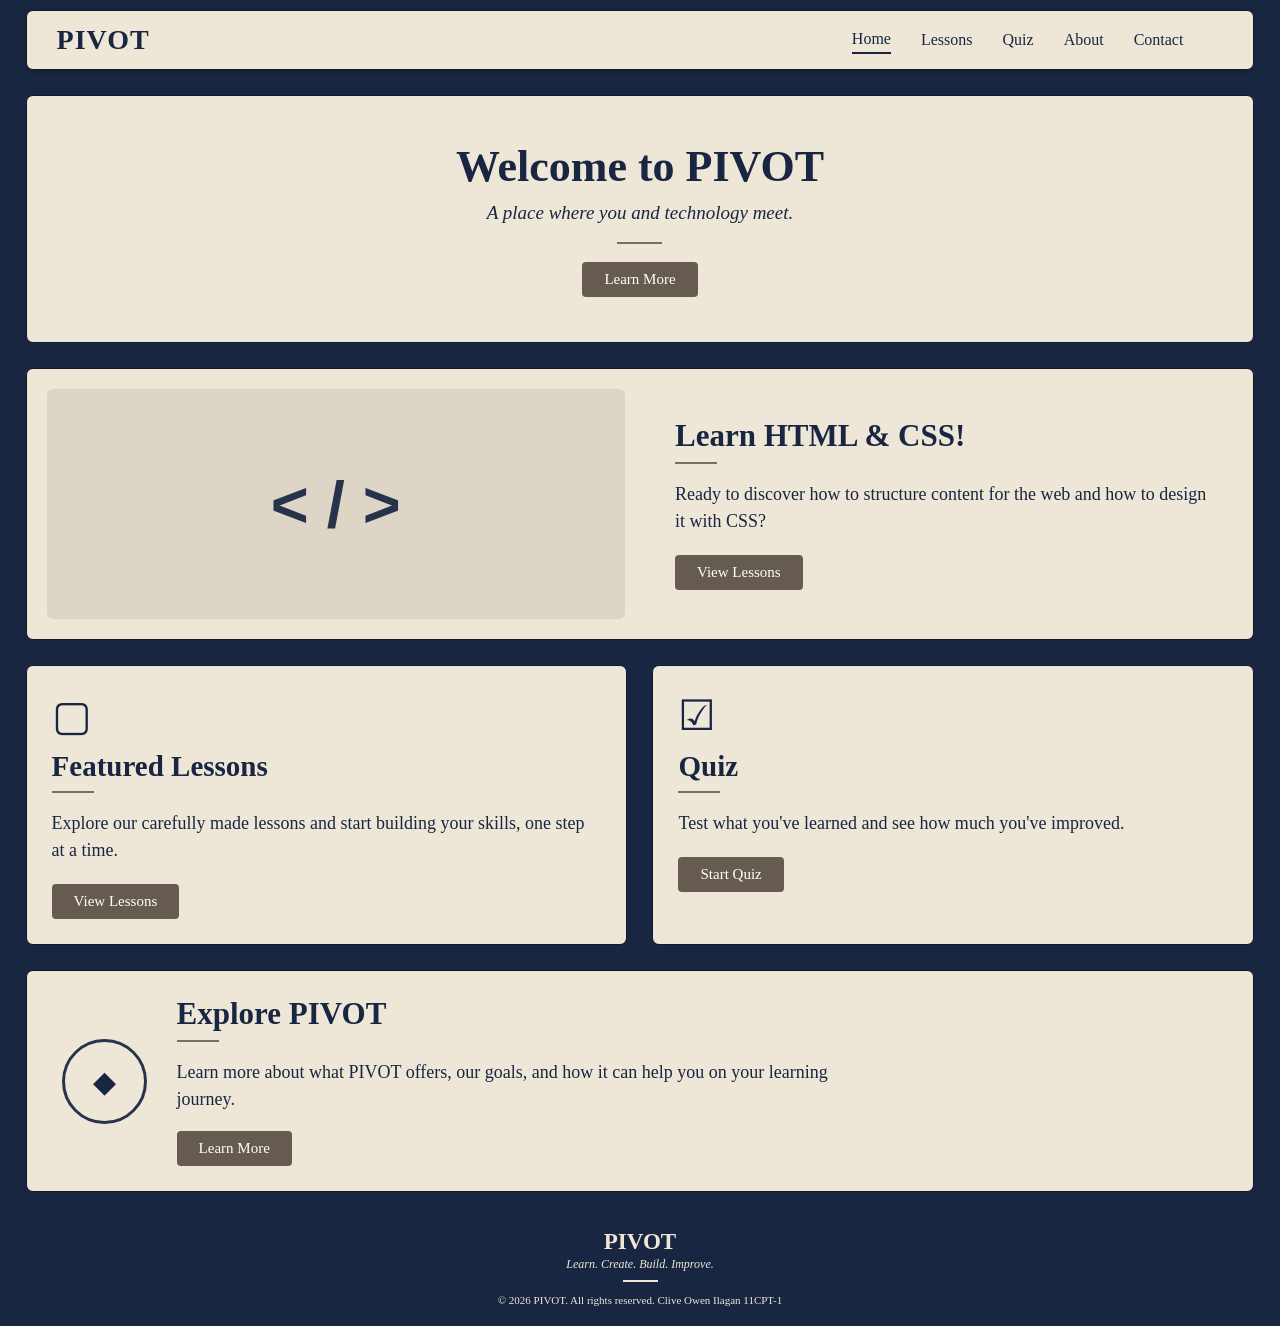
<file: index.html>
<!DOCTYPE html>
<html lang="en">
<head>
    <meta charset="UTF-8">
    <meta name="viewport" content="width=device-width, initial-scale=1.0">
    <title>PIVOT - Home</title>
    <link rel="stylesheet" href="style.css">
</head>
<body>

    <nav class="navbar">
        <div class="logo">PIVOT</div>

        <div class="nav-links">
            <a href="#" class="active">Home</a>
            <a href="lessons.html">Lessons</a>
            <a href="quiz.html">Quiz</a>
            <a href="about.html">About</a>
            <a href="about.html#feedback">Contact</a>
        </div>
    </nav>

    <main>

        <section class="hero">
            <h1>Welcome to PIVOT</h1>
            <p>A place where you and technology meet.</p>
            <div class="line"></div>
            <a href="about.html" class="button">Learn More</a>
        </section>


        <section class="learn-section">

            <div class="learn-image">
                <div class="code-icon">&lt; / &gt;</div>
            </div>

            <div class="learn-content">
                <h2>Learn HTML &amp; CSS!</h2>
                <div class="small-line"></div>

                <p>
                    Ready to discover how to structure content
                    for the web and how to design it with CSS?
                </p>

                <a href="lessons.html" class="button">View Lessons</a>
            </div>

        </section>


        <section class="cards">

            <div class="card">
                <div class="icon">▢</div>

                <h2>Featured Lessons</h2>
                <div class="small-line"></div>

                <p>
                    Explore our carefully made lessons
                    and start building your skills, one
                    step at a time.
                </p>

                <a href="lessons.html" class="button">View Lessons</a>
            </div>


            <div class="card">
                <div class="icon">☑</div>

                <h2>Quiz</h2>
                <div class="small-line"></div>

                <p>
                    Test what you've learned
                    and see how much you've
                    improved.
                </p>

                <a href="quiz.html" class="button">Start Quiz</a>
            </div>

        </section>


        <section class="explore">

            <div class="explore-icon">◆</div>

            <div class="explore-content">
                <h2>Explore PIVOT</h2>
                <div class="small-line"></div>

                <p>
                    Learn more about what PIVOT offers,
                    our goals, and how it can help you
                    on your learning journey.
                </p>

                <a href="#" class="button">Learn More</a>
            </div>

        </section>

    </main>


    <footer>
        <h2>PIVOT</h2>
        <p>Learn. Create. Build. Improve.</p>
        <div class="footer-line"></div>
        <small>© 2026 PIVOT. All rights reserved.
            Clive Owen Ilagan 11CPT-1 </small>
    </footer>

</body>
</html>
</file>
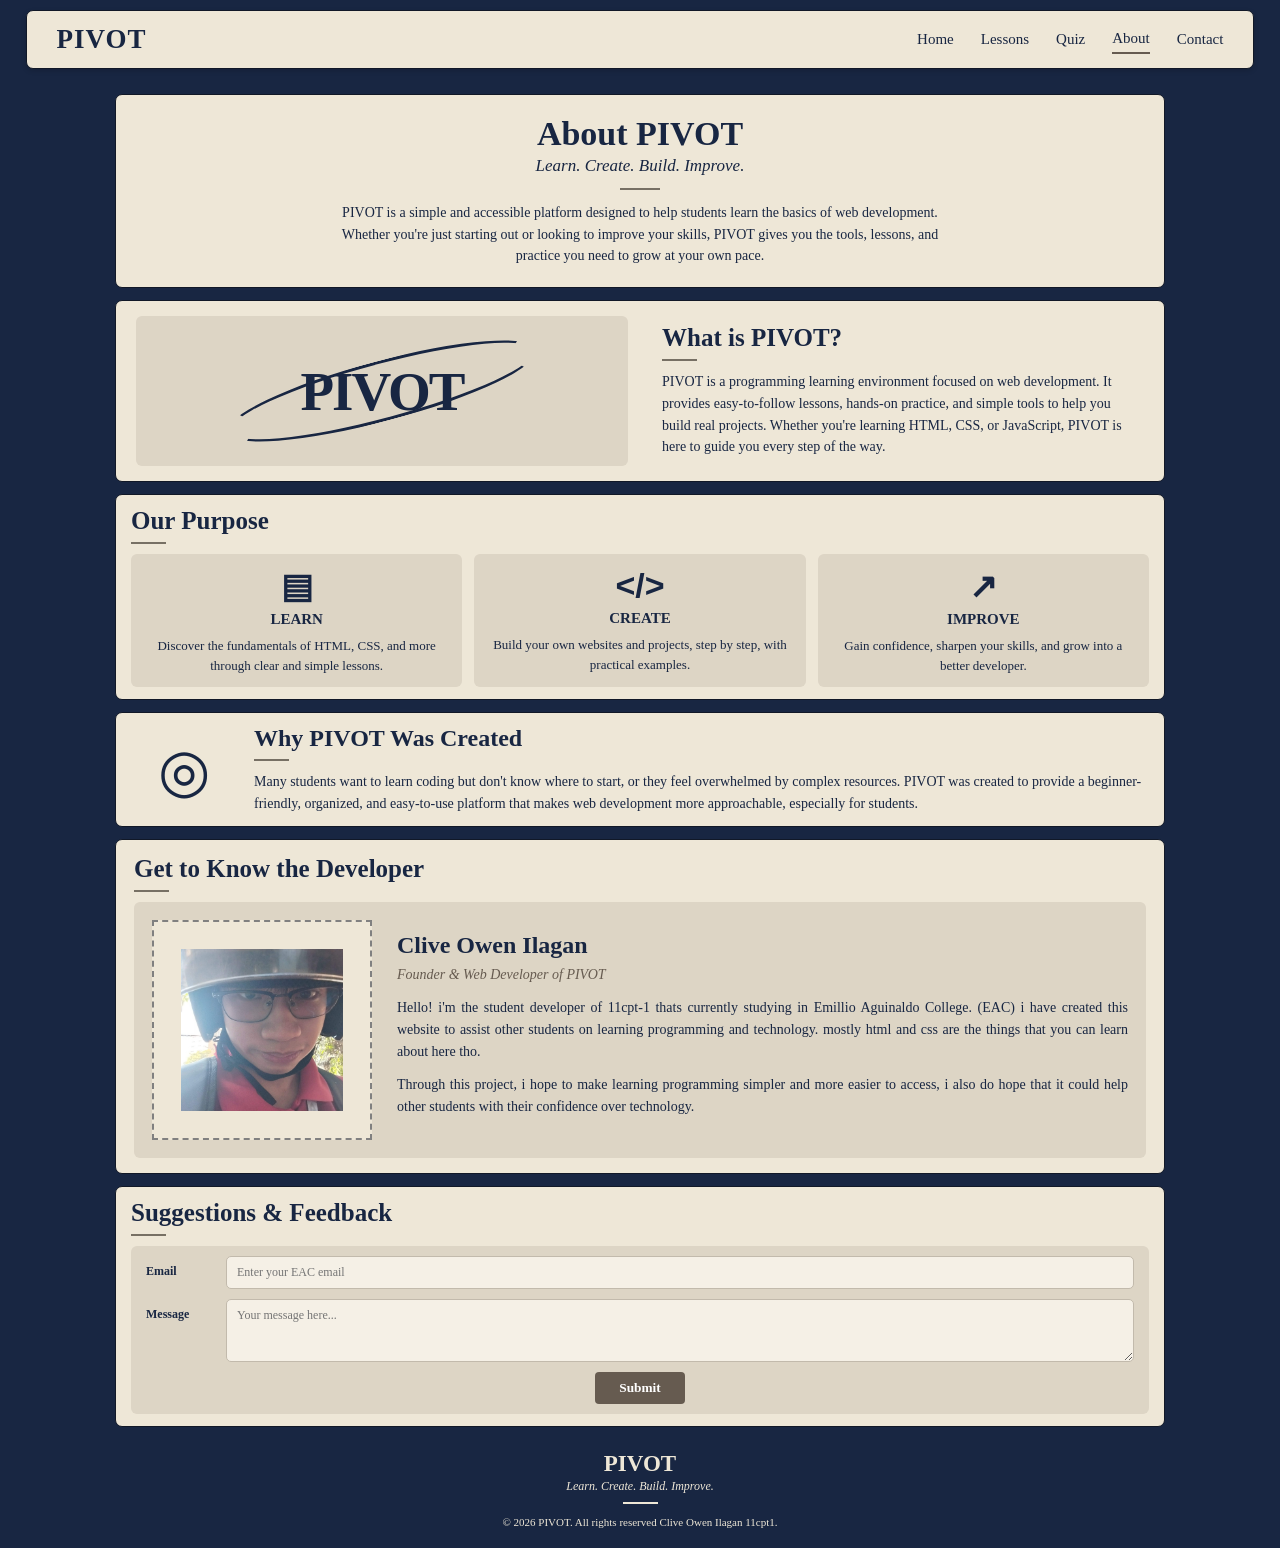
<file: about.html>
<!DOCTYPE html>
<html lang="en">
<head>
    <meta charset="UTF-8">
    <meta name="viewport" content="width=device-width, initial-scale=1.0">
    <title>About PIVOT</title>
    <link rel="stylesheet" href="about.css">
</head>
<body>

    <nav class="navbar">
        <a href="index.html" class="logo">PIVOT</a>

        <div class="nav-links">
            <a href="index.html">Home</a>
            <a href="lessons.html">Lessons</a>
            <a href="quiz.html">Quiz</a>
            <a href="about.html" class="active">About</a>
            <a href="#feedback">Contact</a>
        </div>
    </nav>

    <main>

        <section class="intro">
            <h1>About PIVOT</h1>
            <p class="tagline">Learn. Create. Build. Improve.</p>
            <div class="line"></div>

            <p class="intro-text">
                PIVOT is a simple and accessible platform designed to help
                students learn the basics of web development. Whether you're
                just starting out or looking to improve your skills, PIVOT
                gives you the tools, lessons, and practice you need to grow
                at your own pace.
            </p>
        </section>

        <section class="about-pivot">

            <div class="pivot-logo">
                <span>PIVOT</span>
                <div class="orbit"></div>
            </div>

            <div class="about-text">
                <h2>What is PIVOT?</h2>
                <div class="small-line"></div>

                <p>
                    PIVOT is a programming learning environment focused on
                    web development. It provides easy-to-follow lessons,
                    hands-on practice, and simple tools to help you build
                    real projects. Whether you're learning HTML, CSS, or
                    JavaScript, PIVOT is here to guide you every step of
                    the way.
                </p>
            </div>

        </section>

        <section class="purpose">

            <h2>Our Purpose</h2>
            <div class="small-line"></div>

            <div class="purpose-cards">

                <div class="purpose-card">
                    <div class="purpose-icon">▤</div>
                    <h3>LEARN</h3>
                    <p>
                        Discover the fundamentals of HTML, CSS, and more
                        through clear and simple lessons.
                    </p>
                </div>

                <div class="purpose-card">
                    <div class="purpose-icon">&lt;/&gt;</div>
                    <h3>CREATE</h3>
                    <p>
                        Build your own websites and projects, step by
                        step, with practical examples.
                    </p>
                </div>

                <div class="purpose-card">
                    <div class="purpose-icon">↗</div>
                    <h3>IMPROVE</h3>
                    <p>
                        Gain confidence, sharpen your skills, and grow
                        into a better developer.
                    </p>
                </div>

            </div>
        </section>
          
        
        </section>

        <section class="mission">

            <div class="mission-icon">◎</div>

            <div class="mission-text">
                <h2>Why PIVOT Was Created</h2>
                <div class="small-line"></div>

                <p>
                    Many students want to learn coding but don't know
                    where to start, or they feel overwhelmed by complex
                    resources. PIVOT was created to provide a beginner-
                    friendly, organized, and easy-to-use platform that
                    makes web development more approachable, especially
                    for students.
                </p>
            </div>
     
        </section>

        <section class="developer">

            <h2>Get to Know the Developer</h2>
            <div class="small-line"></div>
            <div class="develper-content">
                

            <div class="developer-photo">
                <img src="pictures/07e40eb7-1d80-4748-b72c-ad77c83b4294.jpg">
            </div>
            
            <div class="developer-info">
                <h3>Clive Owen Ilagan</h3>
                
                <p class="developer-role">Founder &amp; Web Developer of PIVOT</p>

                <p>Hello! i'm the student developer of 11cpt-1 thats currently studying in Emillio
                    Aguinaldo College. (EAC) i have created this website to assist other students
                    on learning programming and technology. mostly html and  css are the things 
                    that you can learn about here tho.
                </p>

                <p>Through this  project, i hope to make learning programming simpler and
                    more easier to access, i also do hope that it could help other students 
                    with their confidence over technology.
                </p>

            </div>

            </div>
        </section>

        <section class="feedback" id="feedback">

            <h2>Suggestions &amp; Feedback</h2>
            <div class="small-line"></div>

            <form action="#" method="post">

                <div class="form-row">
                    <label for="email">Email</label>
                     <input
                        type="email"
                        id="email"
                        name="email"
                        placeholder="Enter your EAC email"
                        required
                    >
                </div>

                <div class="form-row">
                    <label for="message">Message</label>
                    <textarea
                        id="message"
                        name="message"
                        placeholder="Your message here..."
                        rows="3"
                        required
                    ></textarea>
                </div>

                <button type="submit">Submit</button>

            </form>

        </section>

    </main>

    <footer>
        <h2>PIVOT</h2>
        <p>Learn. Create. Build. Improve.</p>
        <div class="footer-line"></div>
        <small>&copy; 2026 PIVOT. All rights reserved Clive Owen Ilagan 11cpt1.</small>
    </footer>

</body>
</html>
</file>
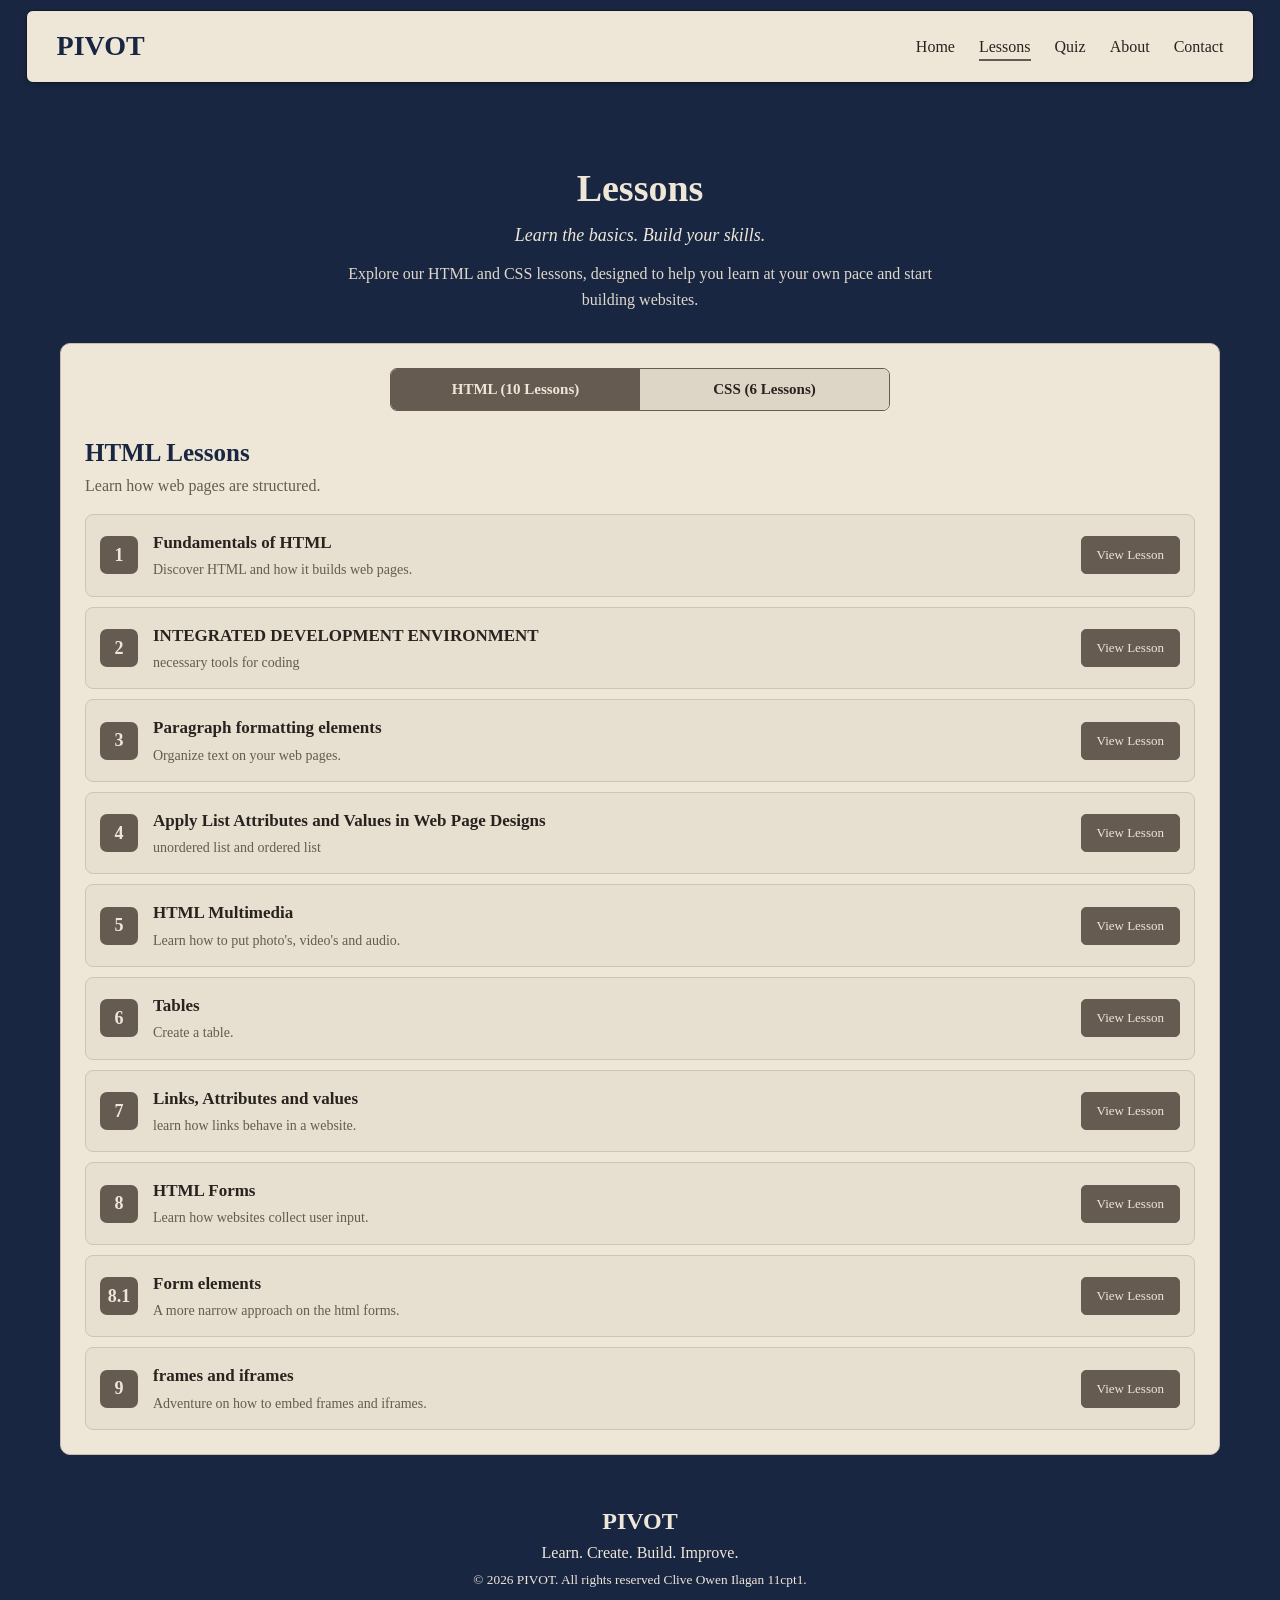
<file: lessons.html>
<!DOCTYPE html>
<html lang="en">
<head>
    <meta charset="UTF-8">
    <meta name="viewport" content="width=device-width, initial-scale=1.0">
    <title>Lessons | PIVOT</title>
    <link rel="stylesheet" href="lessons.css">
</head>
<body>

    <nav class="navbar">
        <h1 class="logo">PIVOT</h1>

        <ul class="nav-links">
            <li><a href="index.html">Home</a></li>
            <li><a href="lessons.html" class="active">Lessons</a></li>
            <li><a href="quiz.html">Quiz</a></li>
            <li><a href="about.html">About</a></li>
            <li><a href="about.html#feedback">Contact</a></li>

        </ul>
    </nav>

    <main>

        <section class="lessons-header">
            <h2>Lessons</h2>
            <p class="tagline">Learn the basics. Build your skills.</p>
            <p class="intro">
                Explore our HTML and CSS lessons, designed to help you
                learn at your own pace and start building websites.
            </p>
        </section>

        <section class="lesson-library">

            <div class="category-tabs">
                <button class="tab-button active" data-category="html">
                    HTML (10 Lessons)
                </button>

                <button class="tab-button" data-category="css">
                    CSS (6 Lessons)
                </button>
            </div>

            <div class="lesson-panel">

                
                <div id="html" class="lesson-category active">

                    <div class="category-heading">
                        <h3>HTML Lessons</h3>
                        <p>Learn how web pages are structured.</p>
                    </div>

                    <div class="lesson-list">

                        <article class="lesson-card">
                            <span class="lesson-number">1</span>

                            <div class="lesson-details">
                                <h4>Fundamentals of HTML</h4>
                                <p>Discover HTML and how it builds web pages.</p>
                            </div>

                            <button class="view-button"
                                data-title="Introduction to HTML"
                                data-pdf="Lessons/lesson1.pdf">
                                View Lesson
                            </button>
                        </article>

                        <article class="lesson-card">
                            <span class="lesson-number">2</span>

                            <div class="lesson-details">
                                <h4>INTEGRATED DEVELOPMENT ENVIRONMENT</h4>
                                <p>necessary tools for coding</p>
                            </div>

                            <button class="view-button"
                                data-title="HTML Elements and Tags"
                                data-pdf="Lessons/lesson2.pdf">
                                View Lesson
                            </button>
                        </article>

                        <article class="lesson-card">
                            <span class="lesson-number">3</span>

                            <div class="lesson-details">
                                <h4>Paragraph formatting elements</h4>
                                <p>Organize text on your web pages.</p>
                            </div>

                            <button class="view-button"
                                data-title="HTML Headings and Paragraphs"
                                data-pdf="Lessons/lesson3.pdf">
                                View Lesson
                            </button>
                        </article>

                        <article class="lesson-card">
                            <span class="lesson-number">4</span>

                            <div class="lesson-details">
                                <h4>Apply List Attributes and
Values in Web Page Designs</h4>
                                <p>unordered list and ordered list</p>
                            </div>

                            <button class="view-button"
                                data-title="Text Formatting"
                                data-pdf="Lessons/lesson4.pdf">
                                View Lesson
                            </button>
                        </article>

                        <article class="lesson-card">
                            <span class="lesson-number">5</span>

                            <div class="lesson-details">
                                <h4>HTML Multimedia</h4>
                                <p>Learn how to put photo's, video's and audio.</p>
                            </div>

                            <button class="view-button"
                                data-title="HTML Lists"
                                data-pdf="Lessons/lesson5.pdf">
                                View Lesson
                            </button>
                        </article>

                        <article class="lesson-card">
                            <span class="lesson-number">6</span>

                            <div class="lesson-details">
                                <h4>Tables</h4>
                                <p>Create a table.</p>
                            </div>

                            <button class="view-button"
                                data-title="Links and Images"
                                data-pdf="Lessons/lesson6.pdf">
                                View Lesson
                            </button>
                        </article>

                        <article class="lesson-card">
                            <span class="lesson-number">7</span>

                            <div class="lesson-details">
                                <h4>Links, Attributes and values</h4>
                                <p>learn how links behave in a website.</p>
                            </div>

                            <button class="view-button"
                                data-title="HTML Tables"
                                data-pdf="Lessons/lesson7.pdf">
                                View Lesson
                            </button>
                        </article>

                        <article class="lesson-card">
                            <span class="lesson-number">8</span>

                            <div class="lesson-details">
                                <h4>HTML Forms</h4>
                                <p>Learn how websites collect user input.</p>
                            </div>

                            <button class="view-button"
                                data-title="HTML Forms"
                                data-pdf="Lessons/lesson8.pdf">
                                View Lesson
                            </button>
                        </article>

                        <article class="lesson-card">
                            <span class="lesson-number">8.1</span>

                            <div class="lesson-details">
                                <h4>Form elements</h4>
                                <p>A more narrow approach on the html forms.</p>
                            </div>

                            <button class="view-button"
                                data-title="Semantic HTML"
                                data-pdf="Lessons/lesson8-1.pdf">
                                View Lesson
                            </button>
                        </article>

                        <article class="lesson-card">
                            <span class="lesson-number">9</span>

                            <div class="lesson-details">
                                <h4>frames and iframes</h4>
                                <p>Adventure on how to embed frames and iframes.</p>
                            </div>

                            <button class="view-button"
                                data-title="HTML Multimedia"
                                data-pdf="Lessons/lesson9.pdf">
                                View Lesson
                            </button>
                        </article>

                    </div>
                    

                </div>
                

                
                <div id="css" class="lesson-category">

                    <div class="category-heading">
                        <h3>CSS Lessons</h3>
                        <p>Learn how to style and design web pages.</p>
                    </div>

                    <div class="lesson-list">

                        <article class="lesson-card">
                            <span class="lesson-number">1-2</span>

                            <div class="lesson-details">
                                <h4>CSS Fundamentals</h4>
                                <p>Discover how CSS styles web pages and how the selectors work.</p>
                            </div>

                            <button class="view-button"
                                data-title="Introduction to CSS"
                                data-pdf="cascade-lessons/style1-2.pdf">
                                View Lesson
                            </button>
                        </article>

                        <article class="lesson-card">
                            <span class="lesson-number">3</span>

                            <div class="lesson-details">
                                <h4>CSS Gradient & Opacity</h4>
                                <p>Building depth and visual effects with gradients and transparency.</p>
                            </div>

                            <button class="view-button"
                                data-title="CSS Selectors"
                                data-pdf="cascade-lessons/style3.pdf">
                                View Lesson
                            </button>
                        </article>

                        <article class="lesson-card">
                            <span class="lesson-number">4</span>

                            <div class="lesson-details">
                                <h4>CSS Gradient & Opacity</h4>
                                <p>Building depth and visual effects with gradients and transparency.</p>
                            </div>

                            <button class="view-button"
                                data-title="Colors and Backgrounds"
                                data-pdf="cascade-lessons/style4.pdf">
                                View Lesson
                            </button>
                        </article>

                        <article class="lesson-card">
                            <span class="lesson-number">5</span>

                            <div class="lesson-details">
                                <h4>The CSS Box Model</h4>
                                <p>Structuring layouts with content, padding, border, and margin.</p>
                            </div>

                            <button class="view-button"
                                data-title="Text and Fonts"
                                data-pdf="cascade-lessons/style5.pdf">
                                View Lesson
                            </button>
                        </article>

                        <article class="lesson-card">
                            <span class="lesson-number">6</span>

                            <div class="lesson-details">
                                <h4>CSS List & Links</h4>
                                <p>Understand other ways on how to customize a ul/ol and how a link behaves in css.</p>
                            </div>

                            <button class="view-button"
                                data-title="The CSS Box Model"
                                data-pdf="cascade-lessons/style6.pdf">
                                View Lesson
                            </button>
                        </article>

                        <article class="lesson-card">
                            <span class="lesson-number">7</span>

                            <div class="lesson-details">
                                <h4>Z-index, Position & Float</h4>
                                <p>Arrange Texts right beside images.</p>
                            </div>

                            <button class="view-button"
                                data-title="CSS Flexbox"
                                data-pdf="cascade-lessons/style7.pdf">
                                View Lesson
                            </button>
                        </article>

                        
                    

                </div>
                

            </div>
            

        </section>
        


        
        <section id="pdf-viewer" class="pdf-section" hidden>

            <div class="pdf-heading">

                <div>
                    <h3 id="pdf-title">Lesson Title</h3>
                    <p>Read the lesson below and learn at your own pace.</p>
                </div>

                <button id="close-pdf" class="close-button">
                    Close Lesson
                </button>

            </div>

            <iframe id="pdf-frame" title="Lesson PDF Viewer"></iframe>

            <a id="open-pdf" href="#" target="_blank" rel="noopener">
                Open PDF in a new tab
            </a>

        </section>
        

    </main>

    <footer>
        <h2>PIVOT</h2>
        <p>Learn. Create. Build. Improve.</p>
        <div class="footer-line"></div>
        <small>&copy; 2026 PIVOT. All rights reserved Clive Owen Ilagan 11cpt1.</small>
    </footer>

    <script src="lessons.js"></script>

</body>
</html>
</file>
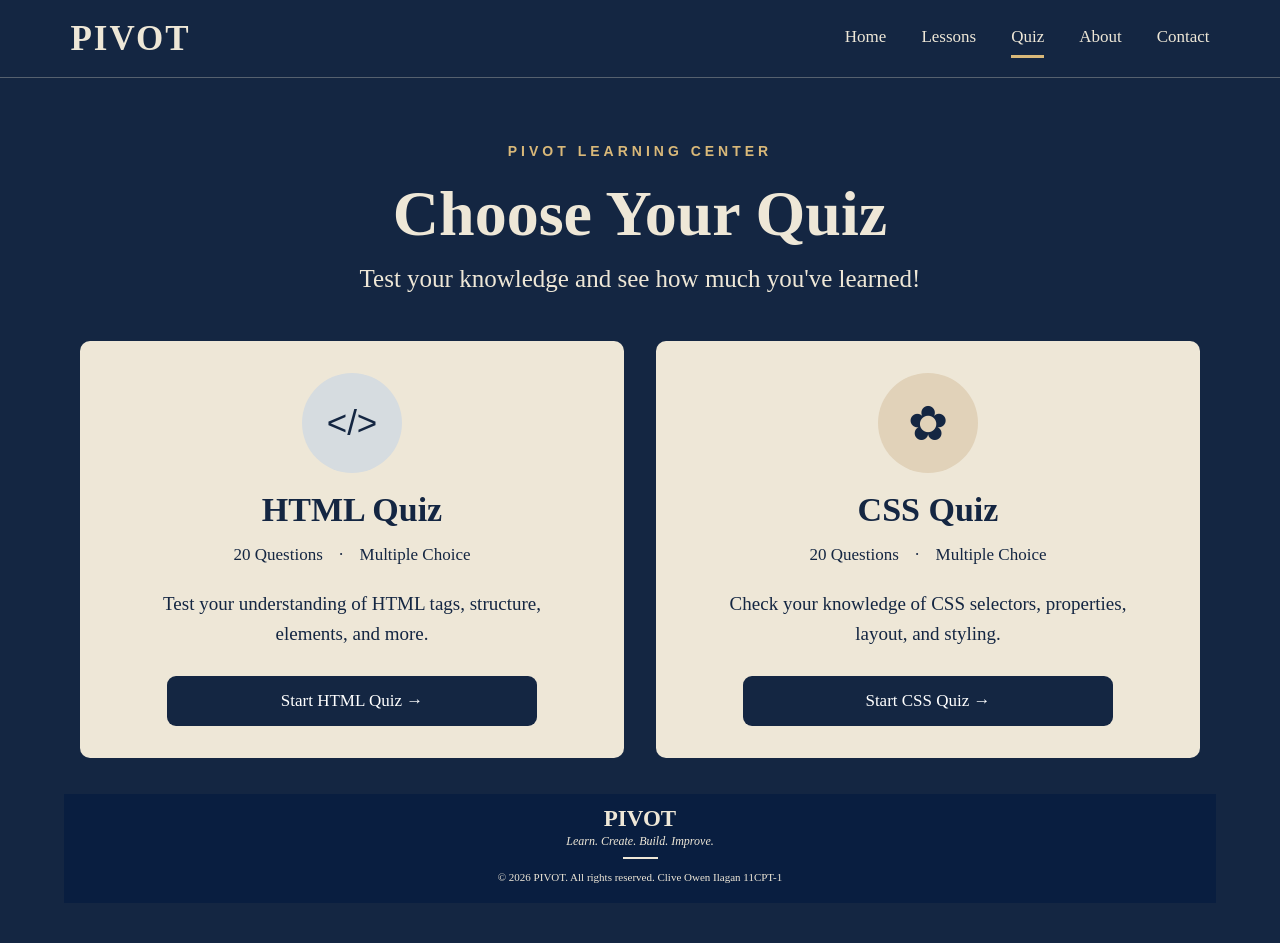
<file: quiz.html>
<!DOCTYPE html>
    <html lang="en"> 
        <head>
    <meta charset="UTF-8">
    <meta name="viewport" content="width=device-width, initial-scale=1.0">
    <title>PIVOT | Choose Your Quiz</title>
    <link rel="stylesheet" href="quiz.css">
</head>
<body>
    <nav class="navbar">
        <a href="index.html" class="logo">PIVOT</a>

        <div class="nav-links">
            <a href="index.html">Home</a>
            <a href="lessons.html">Lessons</a>
            <a href="quiz.html" class="active">Quiz</a>
            <a href="about.html">About</a>
            <a href="about.html#feedback">Contact</a>
        </div>
    </nav>

    <main class="selection-page">
        <p class="eyebrow">PIVOT LEARNING CENTER</p>
        <h1>Choose Your Quiz</h1>
        <p class="subtitle">
            Test your knowledge and see how much you've learned!
        </p>

        <div class="quiz-cards">
            <article class="quiz-card">
                <div class="quiz-icon html-icon">&lt;/&gt;</div>
                <h2>HTML Quiz</h2>
                <p class="quiz-meta">20 Questions <span>·</span> Multiple Choice</p>
                <p class="quiz-description">
                    Test your understanding of HTML tags,
                    structure, elements, and more.
                </p>
                <a href="html-quiz.html" class="start-button">
                    Start HTML Quiz →
                </a>
            </article>

            <article class="quiz-card">
                <div class="quiz-icon css-icon">✿</div>
                <h2>CSS Quiz</h2>
                <p class="quiz-meta">20 Questions <span>·</span> Multiple Choice</p>
                <p class="quiz-description">
                    Check your knowledge of CSS selectors,
                    properties, layout, and styling.
                </p>
                <a href="css-quiz.html" class="start-button">
                    Start CSS Quiz →
                </a>
            </article>
        </div> <br><br>

        <footer>
        <h2>PIVOT</h2>
        <p>Learn. Create. Build. Improve.</p>
        <div class="footer-line"></div>
        <small>© 2026 PIVOT. All rights reserved.
            Clive Owen Ilagan 11CPT-1 </small>
    </footer>

    </main>
</body>
</html>
    
</body>
</html>
</file>
<file: style.css>
* {
    margin: 0;
    padding: 0;
    box-sizing: border-box;
}

html {
    scroll-behavior: smooth;
}

body {
    background: #182642;
    color: #182642;
    font-family: Georgia, "Times New Roman", serif;
    min-height: 100vh;
}



.navbar {
    position: sticky;
    top: 10px;
    z-index: 1000;
    width: 96%;
    max-width: 1400px;
    margin: 10px auto 25px;
    padding: 13px 30px;
    background: #eee7d7;
    border: 1px solid #111827;
    border-radius: 7px;
    display: flex;
    align-items: center;
    justify-content: space-between;
    box-shadow: 0 2px 5px rgba(0, 0, 0, 0.15);
}

.logo {
    font-size: 28px;
    font-weight: bold;
    letter-spacing: 1px;
}

.nav-links {
    display: flex;
    align-items: center;
    gap: 30px;
    padding-right: 40px;
}

.nav-links a {
    color: #182642;
    text-decoration: none;
    font-size: 16px;
    padding: 4px 0;
}

.nav-links a:hover {
    border-bottom: 2px solid #182642;
}

.nav-links .active {
    border-bottom: 2px solid #182642;
}




main {
    width: 96%;
    max-width: 1400px;
    margin: 0 auto;
}




.hero,
.learn-section,
.card,
.explore {
    background: #eee7d7;
    border: 1px solid #111827;
    border-radius: 7px;
}




.hero {
    text-align: center;
    padding: 45px 30px;
    margin-bottom: 25px;
}

.hero h1 {
    font-size: 44px;
    margin-bottom: 10px;
}

.hero p {
    font-size: 19px;
    font-style: italic;
}

.line {
    width: 45px;
    height: 2px;
    background: #777064;
    margin: 18px auto;
}




.button {
    display: inline-block;
    background: #665b50;
    color: white;
    text-decoration: none;
    padding: 9px 22px;
    border-radius: 4px;
    font-size: 15px;
    transition: 0.2s ease;
}

.button:hover {
    background: #4e463e;
    transform: translateY(-2px);
}


.learn-section {
    display: grid;
    grid-template-columns: 1fr 1fr;
    gap: 30px;
    padding: 20px;
    margin-bottom: 25px;
    align-items: center;
}

.learn-image {
    height: 230px;
    background: #ddd5c5;
    border-radius: 6px;
    display: flex;
    justify-content: center;
    align-items: center;
}
.code-icon {
    font-family: Arial, sans-serif;
    font-size: 65px;
    font-weight: bold;
    color: #26334b;
}

.learn-content {
    padding: 15px 20px;
}

.learn-content h2 {
    font-size: 31px;
    margin-bottom: 8px;
}

.learn-content p {
    font-size: 18px;
    line-height: 1.5;
    margin-bottom: 20px;
}
.small-line {
    width: 42px;
    height: 2px;
    background: #777064;
    margin: 8px 0 17px;
}




.cards {
    display: grid;
    grid-template-columns: 1fr 1fr;
    gap: 25px;
    margin-bottom: 25px;
}

.card {
    padding: 25px;
    min-height: 270px;
}

.icon {
    font-family: Arial, sans-serif;
    font-size: 42px;
    margin-bottom: 10px;
}

.card h2 {
    font-size: 29px;
}

.card p {
    font-size: 18px;
    line-height: 1.5;
    margin-bottom: 20px;
}




.explore {
    display: flex;
    align-items: center;
    gap: 30px;
    padding: 25px 35px;
    margin-bottom: 25px;
}

.explore-icon {
    min-width: 85px;
    height: 85px;
    border: 3px solid #26334b;
    border-radius: 50%;
    display: flex;
    justify-content: center;
    align-items: center;
    font-size: 30px;
}

.explore-content {
    max-width: 700px;
}

.explore-content h2 {
    font-size: 31px;
}

.explore-content p {
    font-size: 18px;
    line-height: 1.5;
    margin-bottom: 18px;
}




footer {
    text-align: center;
    color: #eee7d7;
    padding: 12px 15px 18px;
}

footer h2 {
    font-size: 23px;
    margin-bottom: 2px;
}

footer p {
    font-size: 12px;
    font-style: italic;
}

.footer-line {
    width: 35px;
    height: 2px;
    background: #eee7d7;
    margin: 8px auto;
}

footer small {
    font-size: 11px;
}


@media (max-width: 700px) {
    .navbar {
        flex-direction: column;
        gap: 10px;
        padding: 12px;
    }

    .nav-links {
        gap: 14px;
        flex-wrap: wrap;
        justify-content: center;
        padding-right: 0;
    }

    main {
        width: 94%;
    }

    .hero {
        padding: 30px 18px;
    }

    .hero h1 {
        font-size: 36px;
    }

    .hero p {
        font-size: 17px;
        line-height: 1.5;
    }

    .learn-section {
        grid-template-columns: 1fr;
        gap: 15px;
        padding: 18px;
    }

    .learn-image {
        width: 100%;
        height: 220px;
    }

    .learn-content {
        padding: 10px 5px;
    }

    .learn-content h2 {
        font-size: 28px;
    }

    .learn-content p {
        font-size: 17px;
        line-height: 1.6;
    }

    .cards {
        grid-template-columns: 1fr;
        gap: 20px;
    }

    .card {
        min-height: auto;
        padding: 22px;
    }

    .card h2 {
        font-size: 27px;
    }

    .card p {
        font-size: 17px;
        line-height: 1.6;
    }

    .explore {
        flex-direction: column;
        text-align: center;
        align-items: center;
        gap: 18px;
        padding: 25px 20px;
    }

    .explore-icon {
        min-width: 75px;
        width: 75px;
        height: 75px;
    }

    .explore-content {
        width: 100%;
    }

    .explore-content h2 {
        font-size: 28px;
    }

    .explore-content p {
        font-size: 17px;
        line-height: 1.6;
    }
}
</file>
<file: about.css>
* {
    margin: 0;
    padding: 0;
    box-sizing: border-box;
}

html {
    scroll-behavior: smooth;
    scroll-padding-top: 90px;
}

body {
    background: #182642;
    color: #182642;
    font-family: Georgia, 'Times New Roman', Times, serif;
    min-height: 100vh;
}




.navbar {
    position: sticky;
    top: 10px;
    z-index: 1000;
    width: 96%;
    max-width: 1400px;
    margin: 10px auto 25px;
    padding: 13px 30px;
    background: #eee7d7;
    border: 1px solid #111827;
    border-radius: 7px;
    display: flex;
    align-items: center;
    justify-content: space-between;
    box-shadow: 0 2px 5px rgba(0, 0, 0, 0.15);
}


.logo {
    color: #182642;
    font-size: 27px;
    font-weight: bold;
    text-decoration: none;
    letter-spacing: 1px;
}

.nav-links {
    display: flex;
    align-items: center;
    gap: 27px;
}

.nav-links a {
    color: #182642;
    text-decoration: none;
    font-size: 15px;
    padding: 5px 0;
}

.nav-links a:hover,
.nav-links a.active {
    border-bottom: 2px solid #665b50;
}




main {
    width: 90%;
    max-width: 1050px;
    margin: 0 auto;
}

.intro,
.about-pivot,
.purpose,
.mission,
.feedback {
    background: #eee7d7;
    border: 1px solid #111827;
    border-radius: 7px;
    margin-bottom: 12px;
}




.intro {
    text-align: center;
    padding: 20px 35px;
}

.intro h1 {
    font-size: 34px;
    margin-bottom: 3px;
}

.tagline {
    font-size: 17px;
    font-style: italic;
}

.line {
    width: 40px;
    height: 2px;
    background: #777064;
    margin: 12px auto;
}

.intro-text {
    max-width: 600px;
    margin: 0 auto;
    font-size: 14px;
    line-height: 1.55;
}




.about-pivot {
    display: grid;
    grid-template-columns: 1fr 1fr;
    align-items: center;
    gap: 24px;
    padding: 15px 20px;
}

.pivot-logo {
    position: relative;
    min-height: 150px;
    background: #ddd5c5;
    border-radius: 6px;

    display: flex;
    align-items: center;
    justify-content: center;
    overflow: hidden;
}

.pivot-logo span {
    position: relative;
    z-index: 1;
    font-size: 55px;
    font-weight: bold;
    letter-spacing: -2px;
}

.orbit {
    position: absolute;
    width: 65%;
    height: 60px;
    border: 3px solid #182642;
    border-left-color: transparent;
    border-right-color: transparent;
    border-radius: 50%;
    transform: rotate(-15deg);
}

.about-text {
    padding: 5px 10px;
}

.about-text h2,
.purpose h2,
.mission h2,
.feedback h2 {
    font-size: 25px;
}

.about-text p,
.mission-text p {
    font-size: 14px;
    line-height: 1.55;
}



.small-line {
    width: 35px;
    height: 2px;
    background: #777064;
    margin: 7px 0 10px;
}



.purpose {
    padding: 12px 15px;
}

.purpose-cards {
    display: grid;
    grid-template-columns: repeat(3, minmax(0, 1fr));
    gap: 12px;
}

.purpose-card {
    background: #ddd5c5;
    border-radius: 6px;
    padding: 12px 15px;
    text-align: center;
}

.purpose-icon {
    font-family: Arial, sans-serif;
    font-size: 34px;
    font-weight: bold;
    margin-bottom: 5px;
}

.purpose-card h3 {
    font-size: 15px;
    margin-bottom: 8px;
}

.purpose-card p {
    font-size: 13px;
    line-height: 1.5;
}


.mission {
    display: grid;
    grid-template-columns: 100px 1fr;
    align-items: center;
    gap: 20px;
    padding: 12px 18px;
}

.mission-icon {
    font-family: Arial, sans-serif;
    font-size: 60px;
    text-align: center;
}

.mission-text h2 {
    font-size: 24px;
}

.developer {
    background: #eee7d7;
    border: 1px solid #111827;
    border-radius: 7px;
    padding: 15px 18px;
    margin-bottom: 12px;
}

.developer h2 {
    font-size: 25px;
}

.develper-content {
    display: flex;
    flex-direction: row;
    grid-template-columns: 220px 1fr;
    align-items: center;
    gap: 25px;
    background: #ddd5c5;
    border-radius: 6px;
    padding: 18px;
}



.developer-photo {
    width: 220px;
    height: 220px;
    flex-shrink: 0;
    object-fit: cover;
    background: #eee7d7;
    border: 2px dashed gray;
    border-radius: 0px;
    overflow: hidden;
    display: flex;
    justify-content: center;
    align-items: center;
    color: #665b10;
    font-size: 15px;
    
}

.developer-photo img {
    display: block;
    width: 75%;
    height: 75%;
    object-fit: cover;
    object-position: center;
    
}

.developer-info {
    flex: 1;
    min-width: 0;
    text-align: left;
}

.developer-info h3 {
    font-size: 24px;
    margin-bottom: 5px;
}

.developer-role {
    font-size: 14px;
    font-style: italic;
    margin-bottom: 12px;
    color: #665b50;
    font-size: 25px;
    margin-bottom: 25px;
    
    
}

.developer p {
    font-size: 14px;
    line-height: 1.6;
    margin-bottom: 10px;
    text-align: justify;
    
}

.feedback {
    padding: 12px 15px;
}

.feedback form {
    background: #ddd5c5;
    border-radius: 6px;
    padding: 10px 15px;
}

.form-row {
    display: grid;
    grid-template-columns: 70px 1fr;
    align-items: start;
    gap: 10px;
    margin-bottom: 10px;
}

.form-row label {
    font-size: 12px;
    font-weight: bold;
    padding-top: 8px;
}

.form-row input,
.form-row textarea {
    width: 100%;
    padding: 8px 10px;
    border: 1px solid #c2baac;
    border-radius: 5px;
    background: #f5f0e6;
    color: #182642;
    font-family: inherit;
    font-size: 12px;
}

.form-row textarea {
    resize: vertical;
}

.feedback button {
    display: block;
    margin: 0 auto;
    padding: 8px 24px;
    border: none;
    border-radius: 4px;
    background: #665b50;
    color: white;
    font-family: inherit;
    font-weight: bold;
    cursor: pointer;
}

.feedback button:hover {
    background: #4e463e;
}




footer {
    text-align: center;
    color: #eee7d7;
    padding: 12px 15px 18px;
}

footer h2 {
    font-size: 23px;
    margin-bottom: 2px;
}

footer p {
    font-size: 12px;
    font-style: italic;
}

.footer-line {
    width: 35px;
    height: 2px;
    background: #eee7d7;
    margin: 8px auto;
}

footer small {
    font-size: 11px;
}




@media (max-width: 700px) {
    .navbar {
        flex-direction: column;
        gap: 10px;
        padding: 12px;
    }

    .nav-links {
        gap: 14px;
        flex-wrap: wrap;
        justify-content: center;
    }

    main {
        width: 94%;
    }

    .about-pivot {
        grid-template-columns: 1fr;
    }

    .purpose-cards {
        grid-template-columns: 1fr;
    }

    .mission {
        grid-template-columns: 1fr;
        text-align: center;
    }

    .mission .small-line {
        margin-left: auto;
        margin-right: auto;
    }

    .form-row {
        grid-template-columns: 1fr;
        gap: 4px;
    }

    .developer-content { 
        grid-template-columns: 1fr;
    }

    .developer-photo {
        max-width: 220px;
        height: 220px;
        margin: 0 auto;
    }

    .developer-info {
        text-align: center;
    }

    .developer .small-line {
        margin-left: 0;
    }
}
</file>
<file: lessons.css>
* {
    margin: 0px;
    padding: 0px;
    box-sizing: border-box;
}

:root {
    --navy: #182642;
    --cream: #eee7d7;
    --taupe: #ddd5c5;
    --brown: #665b50;
    --dark: #28231f;
}

html {
    scroll-behavior: smooth;
}


body {
    font-family: 'Times New Roman', Times, serif;
    background: var(--navy);
    color: var(--dark);
    line-height: 1.6;
}

.navbar {
    position: sticky;
    top: 10px;
    z-index: 1000;
    width: 96%;
    max-width: 1400px;
    margin: 10px auto 25px;
    padding: 13px 30px;
    background: #eee7d7;
    border: 1px solid #111827;
    border-radius: 7px;
    display: flex;
    align-items: center;
    justify-content: space-between;
    box-shadow: 0 2px 5px rgba(0, 0, 0, 0.15);
}


.logo {
    color: var(--navy);
    font-size: 28px;
}

.nav-links {
    display: flex;
    align-items: center;
    gap: 24px;
    list-style: none;
}

.nav-links a {
    color: var(--dark);
    text-decoration: none;
    padding-bottom: 4px;
}

.nav-links a:hover, 
.nav-links a.active {
    border-bottom: 2px solid var(--brown);

}

main {
    width: 100%;
    max-width: 1200px;
    margin: auto;
    padding: 25px 20px;
}

.lessons-header {
    text-align: center;
    color: var(--cream);
    padding: 25px 15px 30px;
}

.lessons-header h2 {
    font-size: 38px;
    margin-bottom: 2px;
}

.tagline {
    font-size: 18px;
    font-style: italic;
    margin-bottom: 12px;
}

.intro {
    max-width: 600px;
    margin: auto;
    color: #e0d9cb;
}

.lesson-library {
    background: var(--cream);
    border: 1px solid #c8bdab;
    padding: 24px;
    border-radius: 10px;
}

.category-tabs {
   display: flex;
   justify-content: center;
   max-width: 500px;
   margin: 0 auto 22px;
   overflow: hidden;
   border: 1px solid var(--brown);
   border-radius: 7px;
}


.tab-button {
    flex: 1;
    padding: 12px 15px;
    border: none;
    background: var(--taupe);
    color: var(--dark);
    font-family: inherit;
    font-size: 15px;
    font-weight: bold;
    cursor: pointer;
    transition: background 0.2s, color 0.2s;
}

.tab-button.active {
    background: var(--brown);
    color: var(--cream);
}

.tab-button:hover:not(.active) {
    background: #d0c5b3;
}

.lesson-category {
    display: none;
}

.lesson-category.active {
    display: block;
}

.category-heading {
    margin-bottom: 16px;
}

.category-heading h3 {
    font-size: 25px;
    color: var(--navy);
}

.category-heading p {
    color: #655b50;
}

.lesson-list {
   display: flex;
   flex-direction: column;
   gap: 10px;
}

.lesson-card {
 display: flex;
   align-items: center;
   gap: 15px;
   padding: 14px;
   background: #e7dfcf;
   border: 1px solid #cfc4b1;
   border-radius: 8px;
   transition: transform 0.2s, box-shadow 0.2s;
}


.lesson-card:hover {
    transform: translateY(-2px);
    box-shadow: 0 3px 8px #18264218
}


.lesson-number {
    display: flex;
    flex-shrink: 0;
    align-items: center;
    justify-content: center;
    width: 38px;
    height: 38px;
    border-radius: 7px;
    background: var(--brown);
    color: var(--cream);
    font-size: 18px;
    font-weight: bold;
}

.lesson-details {
    flex: 1;
    min-width: 0;
}

.lesson-details h4 {
    font-size: 17px;
    margin-bottom: 3px;
}

.lesson-details p {
    font-size: 14px;
    color: #655b50;
}

.view-button,
.close-button {
    flex-shrink: 0;
    padding: 10px 15px;
    border: 1px solid var(--brown);
    border-radius: 5px;
    background: var(--brown);
    color: var(--cream);
    font-family: inherit;
    font-size: 13px;
    cursor: pointer;
    transition: background 0.2s;
}

.view-button:hover,
.close-button:hover {
    background: var(--navy);
}

.pdf-section {
    margin-top: 25px;
    padding: 22px;
    background: var(--cream);
    border-radius: 10px;
    scroll-margin-top: 90px;
}

.pdf-section[hidden] {
    display: none;
}

.pdf-heading {
    display: flex;
    justify-content: space-between;
    align-items: center;
    gap: 15px;
    margin-bottom: 15px;
}

.pdf-heading h3 {
    font-size: 23px;
    color: var(--navy);
}

.pdf-heading p {
    color: #655b50;
    font-size: 14px;
}

#pdf-frame {
    display: block;
    width: 100%;
    height: 650px;
    border: 1px solid #c8bdab;
    border-radius: 5px;
    background: white;
}

#open-pdf {
    display: inline-block;
    margin-top: 12px;
    color: var(--navy);
    font-weight: bold;
}

footer {
    padding: 22px;
    text-align: center;
    color: var(--cream);
}

@media (max-width: 700px) {
    .navbar {
        flex-direction: column;
        gap: 10px;
        padding: 12px;
    }

    .nav-links {
        flex-direction: row;
        flex-wrap: wrap;
        justify-content: center;
        gap: 10px 14px;
        padding-right: 0;
    }

    .nav-links a {
        font-size: 16px;
    }

    main {
        width: 94%;
        padding: 15px 10px;
    }

    .lessons-header h2 {
        font-size: 31px;
    }

    .lesson-library {
        padding: 12px;
    }

    .lesson-card {
        flex-wrap: wrap;
        gap: 10px;
    }

    .lesson-details {
        flex-basis: calc(100% - 55px);
        min-width: 0;
    }

    .view-button {
        margin-left: 48px;
    }

    .pdf-heading {
        align-items: flex-start;
        flex-direction: column;
        gap: 10px;
    }

    #pdf-frame {
        width: 100%;
        height: 500px;
    }
}
</file>
<file: quiz.css>
* {
    margin: 0;
    padding: 0;
    box-sizing: border-box;
}

:root {
    --navy: #142642;
    --navy-light: #203756;
    --cream: #eee7d7;
    --cream-light: #f6f0e1;
    --gold: #d9b879;
    --brown: #665b50;
    --green: #19845d;
    --green-bg: #dcefe2;
    --red: #c94141;
    --red-bg: #f7dede;
}

body {
    min-height: 100vh;
    background: var(--navy);
    color: var(--cream);
    font-family: Georgia, "Times New Roman", serif;
}

a {
    text-decoration: none;
    color: inherit;
}

.navbar {
    min-height: 78px;
    padding: 16px 5.5%;
    display: flex;
    align-items: center;
    justify-content: space-between;
    border-bottom: 1px solid rgba(238, 231, 215, 0.3);
    gap: 24px;
}

.logo {
    font-size: 35px;
    font-weight: bold;
    letter-spacing: 2px;
}

.nav-links {
    display: flex;
    align-items: center;
    gap: 35px;
}

.nav-links a {
    font-size: 17px;
    padding: 8px 0;
    border-bottom: 3px solid transparent;
}

.nav-links a:hover,
.nav-links a.active {
    border-bottom-color: var(--gold);
}

.selection-page {
    max-width: 1400px;
    margin: auto;
    padding: 65px 5% 40px;
    text-align: center;
}

.eyebrow {
    color: var(--gold);
    letter-spacing: 4px;
    font-family: Arial, sans-serif;
    font-size: 14px;
    font-weight: bold;
    margin-bottom: 18px;
}

.selection-page h1 {
    font-size: clamp(38px, 5vw, 68px);
    margin-bottom: 14px;
}

.subtitle {
    font-size: clamp(17px, 2vw, 25px);
    margin-bottom: 48px;
}

.quiz-cards {
    display: grid;
    grid-template-columns: repeat(2, minmax(0, 1fr));
    gap: 32px;
    max-width: 1120px;
    margin: auto;
}

.quiz-card {
    background: var(--cream);
    color: var(--navy);
    border-radius: 10px;
    padding: 32px 30px;
    display: flex;
    align-items: center;
    flex-direction: column;
}

.quiz-icon {
    width: 100px;
    height: 100px;
    border-radius: 50%;
    display: flex;
    align-items: center;
    justify-content: center;
    font-family: Arial, sans-serif;
    font-size: 35px;
    margin-bottom: 18px;
}

.html-icon {
    background: #d6dce0;
}

.css-icon {
    background: #e1d2b9;
    font-size: 48px;
}

.quiz-card h2 {
    font-size: 34px;
    margin-bottom: 16px;
}

.quiz-meta {
    font-size: 17px;
    margin-bottom: 24px;
}

.quiz-meta span {
    margin: 0 12px;
}

.quiz-description {
    max-width: 420px;
    font-size: 19px;
    line-height: 1.6;
    margin-bottom: 26px;
}

.start-button,
.primary-button {
    display: inline-block;
    background: var(--navy);
    color: white;
    padding: 15px 25px;
    border: none;
    border-radius: 9px;
    font-family: inherit;
    font-size: 17px;
    text-align: center;
    cursor: pointer;
    transition: background 0.2s, transform 0.2s;
}

.start-button {
    width: min(100%, 370px);
}

.start-button:hover,
.primary-button:hover {
    background: var(--navy-light);
    transform: translateY(-2px);
}

.tagline {
    margin-top: 38px;
    color: var(--gold);
    font-style: italic;
    font-size: 20px;
}



.quiz-container {
    width: min(900px, 92%);
    margin: 45px auto;
    background: var(--cream);
    color: var(--navy);
    border-radius: 10px;
    padding: clamp(22px, 4vw, 42px);
}

.quiz-topline {
    display: flex;
    justify-content: space-between;
    align-items: center;
    gap: 12px;
    margin-bottom: 15px;
}

.quiz-label {
    font-size: 13px;
    font-family: Arial, sans-serif;
    letter-spacing: 2px;
    color: var(--brown);
    font-weight: bold;
}

.quiz-badge {
    background: #dce4e9;
    padding: 6px 12px;
    border-radius: 6px;
    font-family: Arial, sans-serif;
    font-size: 13px;
}

.quiz-container h1 {
    font-size: clamp(25px, 4vw, 38px);
    margin-bottom: 20px;
}

.progress-info {
    display: flex;
    justify-content: space-between;
    gap: 12px;
    margin-bottom: 10px;
    font-family: Arial, sans-serif;
    font-size: 14px;
}

.progress-track {
    height: 9px;
    background: #d4cebf;
    border-radius: 20px;
    overflow: hidden;
    margin-bottom: 30px;
}

.progress-fill {
    height: 100%;
    width: 0;
    background: var(--navy);
    transition: width 0.25s;
}

.question-text {
    font-size: 23px;
    line-height: 1.5;
    margin-bottom: 25px;
}

.answer-list {
    display: grid;
    gap: 12px;
}

.answer-option {
    display: flex;
    align-items: center;
    gap: 13px;
    padding: 15px;
    border: 1px solid #d0c8b8;
    border-radius: 7px;
    cursor: pointer;
    font-size: 17px;
    line-height: 1.5;
    transition: background 0.15s, border 0.15s;
}

.answer-option:hover {
    background: #e5dfd1;
}

.answer-option input {
    accent-color: var(--navy);
    width: 17px;
    height: 17px;
    flex-shrink: 0;
}

.answer-option:has(input:checked) {
    background: #dce4eb;
    border-color: #8095ad;
}

.quiz-actions {
    display: flex;
    justify-content: space-between;
    gap: 12px;
    margin-top: 28px;
}

.secondary-button {
    background: transparent;
    color: var(--navy);
    border: 1px solid var(--navy);
    padding: 12px 20px;
    border-radius: 7px;
    font-family: inherit;
    font-size: 16px;
    cursor: pointer;
}

.secondary-button:hover {
    background: #e1d9c9;
}

button:disabled {
    opacity: 0.45;
    cursor: not-allowed;
    transform: none;
}

.result-panel {
    text-align: center;
}

.result-panel h1 {
    margin-bottom: 10px;
}

.result-subtitle {
    margin-bottom: 25px;
    font-size: 18px;
}

.score-circle {
    width: 155px;
    height: 155px;
    border: 9px solid var(--navy);
    border-radius: 50%;
    display: flex;
    flex-direction: column;
    align-items: center;
    justify-content: center;
    margin: 25px auto;
}

.score-number {
    font-size: 36px;
    font-weight: bold;
}

.score-percent {
    margin-top: 5px;
    font-size: 17px;
}

.result-message {
    font-size: 22px;
    margin: 20px 0;
}

.result-stats {
    display: flex;
    justify-content: center;
    gap: 25px;
    flex-wrap: wrap;
    padding: 20px 0;
    border-top: 1px solid #d0c8b8;
    border-bottom: 1px solid #d0c8b8;
    margin-bottom: 25px;
}

.stat {
    min-width: 110px;
    line-height: 1.8;
}

.correct-text {
    color: var(--green);
}

.incorrect-text {
    color: var(--red);
}



.review-item {
    padding: 24px 0;
    border-bottom: 1px solid #d0c8b8;
}

.review-item h3 {
    font-size: 19px;
    line-height: 1.5;
    margin: 10px 0 16px;
}

.review-option {
    display: flex;
    align-items: flex-start;
    gap: 10px;
    padding: 12px;
    border: 1px solid #d0c8b8;
    border-radius: 6px;
    margin-top: 8px;
    line-height: 1.5;
}

.review-option.correct-answer {
    background: var(--green-bg);
    border-color: #8ec9a6;
    color: #155f43;
}

.review-option.wrong-answer {
    background: var(--red-bg);
    border-color: #e2a0a0;
    color: #9b2929;
}

.review-symbol {
    font-weight: bold;
    flex-shrink: 0;
}

.feedback-box {
    margin-top: 14px;
    padding: 15px;
    background: #e3e8e7;
    border-radius: 6px;
    line-height: 1.6;
}

.feedback-box.is-correct {
    background: var(--green-bg);
    color: #155f43;
}

.feedback-box.is-wrong {
    background: var(--red-bg);
    color: #9b2929;
}

.review-heading {
    margin-bottom: 8px;
}

[hidden] {
    display: none !important;
}


.quiz-container {
    width: 92%;
    max-width: 1000px;
    margin: 45px auto;
    color: #182642;
}

.quiz-panel {
    background: #eee7d7;
    color: #182642;
    padding: 35px;
    border-radius: 12px;
    box-sizing: border-box;
}

.quiz-top,
.progress-info {
    display: flex;
    justify-content: space-between;
    align-items: center;
    gap: 15px;
}

.quiz-top {
    font-size: 13px;
    letter-spacing: 2px;
    font-weight: bold;
    margin-bottom: 25px;
}

.progress-info {
    font-size: 14px;
    margin-bottom: 12px;
}

.progress-track {
    width: 100%;
    height: 8px;
    background: #d6cebf;
    border-radius: 20px;
    overflow: hidden;
    margin-bottom: 30px;
}

.progress-fill {
    height: 100%;
    background: #182642;
    border-radius: 20px;
    transition: width 0.25s ease;
}

.question-text {
    font-size: 27px;
    line-height: 1.4;
    margin: 30px 0;
    overflow-wrap: anywhere;
}

.answer-options {
    display: grid;
    gap: 12px;
}

.answer-option {
    display: flex;
    align-items: center;
    gap: 14px;
    width: 100%;
    padding: 16px;
    background: #f8f2e6;
    color: #182642;
    border: 1px solid #c7bdab;
    border-radius: 8px;
    font-size: 16px;
    text-align: left;
    cursor: pointer;
    box-sizing: border-box;
    white-space: normal;
    overflow-wrap: anywhere;
    line-height: 1.5;
}

.option-letter {
    display: flex;
    align-items: center;
    justify-content: center;
    min-width: 32px;
    height: 32px;
    border: 1px solid #b8ad9b;
    border-radius: 50%;
    font-weight: bold;
}

.answer-option:hover,
.answer-option.selected {
    border: 2px solid #182642;
    background: #ddd5c5;
}

.quiz-controls {
    display: flex;
    justify-content: space-between;
    align-items: center;
    gap: 15px;
    margin-top: 55px;
}

.quiz-controls button,
.result-buttons button {
    padding: 15px 22px;
    background: #182642;
    color: #eee7d7;
    border: 1px solid #182642;
    border-radius: 9px;
    font-size: 16px;
    cursor: pointer;
}

.quiz-controls button:disabled {
    opacity: 0.45;
    cursor: not-allowed;
}

.results-panel {
    text-align: center;
}

.final-score {
    font-size: 42px;
    font-weight: bold;
    margin: 25px 0 10px;
}

.result-buttons {
    display: flex;
    justify-content: center;
    flex-wrap: wrap;
    gap: 12px;
    margin: 30px 0;
}

.review-card {
    background: #f8f2e6;
    color: #182642;
    text-align: left;
    padding: 20px;
    border-radius: 8px;
    margin: 18px 0;
}

.review-card h3 {
    line-height: 1.5;
}

.review-option {
    padding: 12px;
    border-radius: 6px;
    margin: 8px 0;
    overflow-wrap: anywhere;
    line-height: 1.5;
}

.correct-answer {
    background: #c8e6c9;
    color: #174d25;
    border: 1px solid #39844a;
}

.wrong-answer {
    background: #f5c6c6;
    color: #842029;
    border: 1px solid #c54b55;
}

.answer-status {
    font-weight: bold;
}


footer {
    background-color: #091e40;
    text-align: center;
    color: #eee7d7;
    padding: 12px 15px 18px;
}

footer h2 {
    font-size: 23px;
    margin-bottom: 2px;
}

footer p {
    font-size: 12px;
    font-style: italic;
}

.footer-line {
    width: 35px;
    height: 2px;
    background: #eee7d7;
    margin: 8px auto;
}

footer small {
    font-size: 11px;
}

@media (max-width: 600px) {
    .quiz-container {
        width: 94%;
        margin: 25px auto;
    }

    .quiz-panel {
        padding: 20px;
    }

    .question-text {
        font-size: 22px;
    }

    .quiz-controls button {
        padding: 12px;
        font-size: 14px;
    }
}



@media (max-width: 700px) {
    .navbar {
        flex-direction: column;
        padding: 18px 5%;
        gap: 15px;
    }

    .nav-links {
        gap: 15px;
        flex-wrap: wrap;
        justify-content: center;
    }

    .nav-links a {
        font-size: 14px;
    }

    .logo {
        font-size: 30px;
    }

    .selection-page {
        padding-top: 42px;
    }

    .quiz-cards {
        grid-template-columns: 1fr;
        gap: 22px;
    }

    .quiz-card {
        padding: 28px 20px;
    }

    .quiz-card h2 {
        font-size: 29px;
    }

    .quiz-container {
        margin: 25px auto;
    }

    .quiz-actions {
        flex-direction: column;
    }

    .quiz-actions button {
        width: 100%;
    }

    .result-stats {
        gap: 15px;
    }
}
</file>
